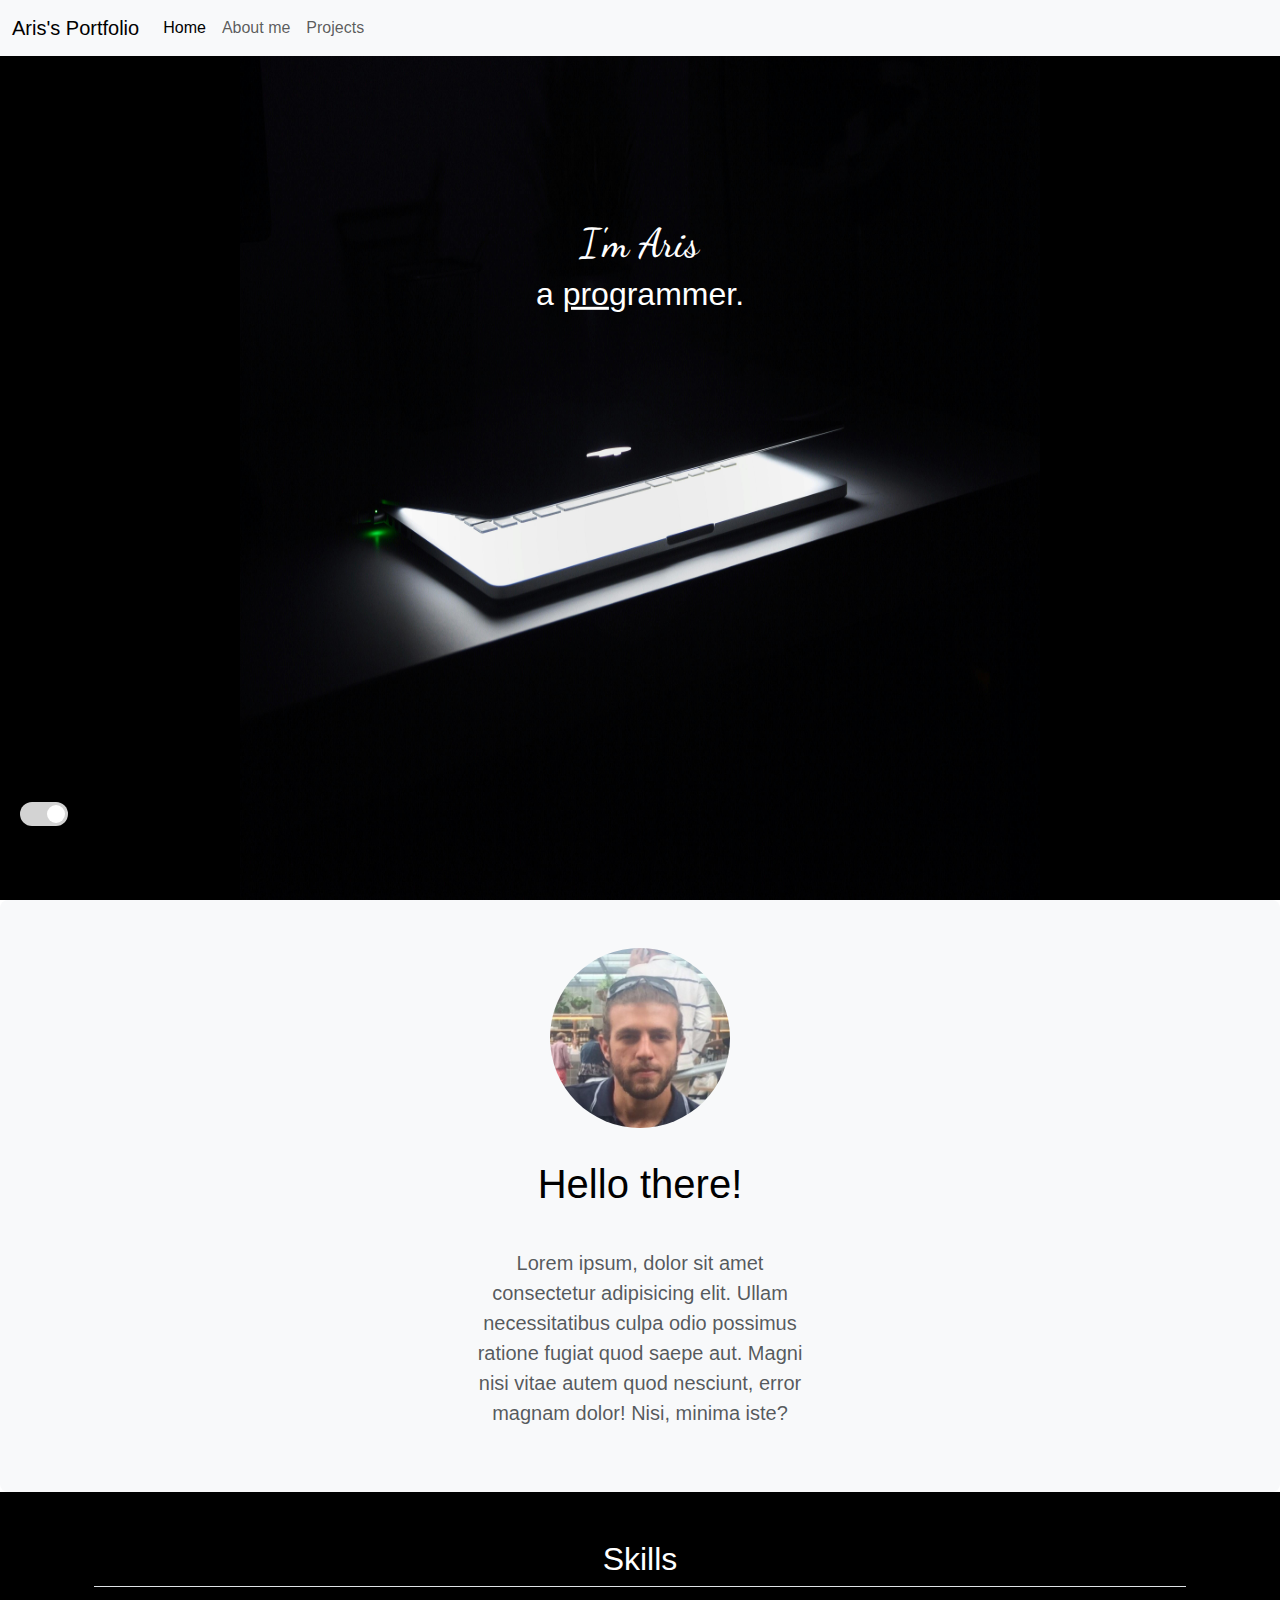
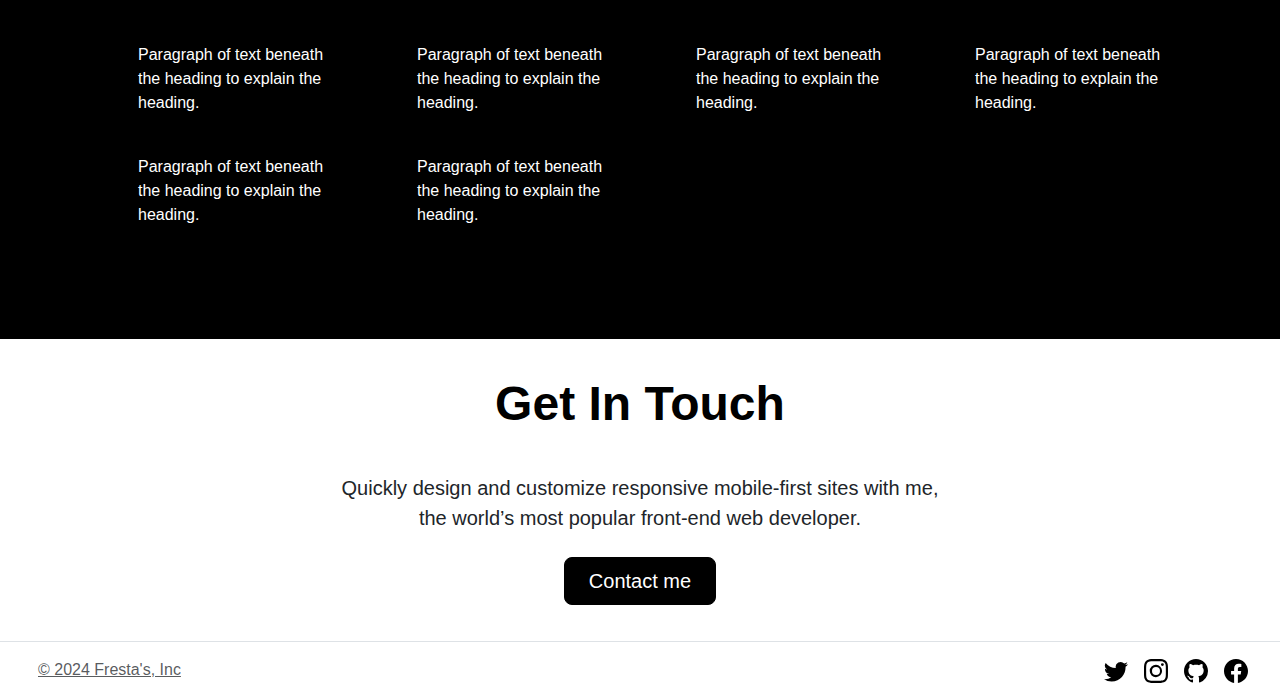
<file: index.html>
<!DOCTYPE html>
<html lang="en">
  <head>
    <meta charset="UTF-8" />
    <meta name="viewport" content="width=device-width, initial-scale=1.0" />
    <title>Aris Fresta</title>
    <link
      href="https://cdn.jsdelivr.net/npm/bootstrap@5.3.3/dist/css/bootstrap.min.css"
      rel="stylesheet"
      integrity="sha384-QWTKZyjpPEjISv5WaRU9OFeRpok6YctnYmDr5pNlyT2bRjXh0JMhjY6hW+ALEwIH"
      crossorigin="anonymous"
    />
    <link rel="stylesheet" href="style.css" />
    <link rel="preconnect" href="https://fonts.googleapis.com" />
    <link rel="preconnect" href="https://fonts.gstatic.com" crossorigin />
    <link
      href="https://fonts.googleapis.com/css2?family=Dancing+Script:wght@400..700&display=swap"
      rel="stylesheet"
    />
  </head>
  <body>

    <section id="nav">
      <nav class="navbar fixed-top navbar-expand-lg bg-body-tertiary">
        <div class="container-fluid">
          <a class="navbar-brand" href="#">Aris's Portfolio</a>
          <button class="navbar-toggler" type="button" data-bs-toggle="collapse" data-bs-target="#navbarSupportedContent" aria-controls="navbarSupportedContent" aria-expanded="false" aria-label="Toggle navigation">
            <span class="navbar-toggler-icon"></span>
          </button>
          <div class="collapse navbar-collapse" id="navbarSupportedContent">
            <ul class="navbar-nav me-auto mb-2 mb-lg-0">
              <li class="nav-item">
                <a class="nav-link active" aria-current="page" href="#">Home</a>
              </li>
              <li class="nav-item">
                <a class="nav-link" href="#">About me</a>
              </li>
              <li class="nav-item">
                <a class="nav-link" href="#">Projects</a>
              </li>
                </ul>
              </li>
            </ul>
          </div>
        </div>
      </nav>
    </section>

    <div class="pt-3 form-check form-switch toggleBtn">
      <input class="form-check-input" type="checkbox" role="switch" id="flexSwitchCheckChecked" checked>
      <label class="form-check-label" for="flexSwitchCheckChecked"></label>
    </div>
    
    <section id="title">
      <img
        class="background-pic"
        src="img/background-pic.jpg"
        alt="background-pic"
      />
      <div class="text-title">
        <h1>I'm Aris</h1>
        <h2>a <span>pro</span>grammer.</h2>
      </div>
    </section>
    <section id="hero">
      <div class="p-5 text-center bg-body-tertiary rounded-3">
        <img id="profile-pic" src="img/profile-pic.jpg" alt="" />
        <h1 class="text-body-emphasis">Hello there!</h1>
        <p class="herop col-lg-8 mx-auto fs-5 text-muted">
          Lorem ipsum, dolor sit amet consectetur adipisicing elit. Ullam necessitatibus culpa odio possimus ratione fugiat quod saepe aut. Magni nisi vitae autem quod nesciunt, error magnam dolor! Nisi, minima iste?
        </p>
    </section>
    <section id="features">
        <div class="container px-4 py-5" id="icon-grid">
            <h2 class="pb-2 border-bottom">Skills</h2>
        
            <div class="row row-cols-1 row-cols-sm-2 row-cols-md-3 row-cols-lg-4 g-4 py-5">
              <div class="col d-flex align-items-start">
                <svg class="bi text-body-secondary flex-shrink-0 me-3" width="1.75em" height="1.75em"><use xlink:href="#bootstrap"></use></svg>
                <div>
                  <p>Paragraph of text beneath the heading to explain the heading.</p>
                </div>
              </div>
              <div class="col d-flex align-items-start">
                <svg class="bi text-body-secondary flex-shrink-0 me-3" width="1.75em" height="1.75em"><use xlink:href="#cpu-fill"></use></svg>
                <div>
                  <p>Paragraph of text beneath the heading to explain the heading.</p>
                </div>
              </div>
              <div class="col d-flex align-items-start">
                <svg class="bi text-body-secondary flex-shrink-0 me-3" width="1.75em" height="1.75em"><use xlink:href="#calendar3"></use></svg>
                <div>
                  <p>Paragraph of text beneath the heading to explain the heading.</p>
                </div>
              </div>
              <div class="col d-flex align-items-start">
                <svg class="bi text-body-secondary flex-shrink-0 me-3" width="1.75em" height="1.75em"><use xlink:href="#home"></use></svg>
                <div>
                  <p>Paragraph of text beneath the heading to explain the heading.</p>
                </div>
              </div>
              <div class="col d-flex align-items-start">
                <svg class="bi text-body-secondary flex-shrink-0 me-3" width="1.75em" height="1.75em"><use xlink:href="#speedometer2"></use></svg>
                <div>
                  <p>Paragraph of text beneath the heading to explain the heading.</p>
                </div>
              </div>
              <div class="col d-flex align-items-start">
                <svg class="bi text-body-secondary flex-shrink-0 me-3" width="1.75em" height="1.75em"><use xlink:href="#toggles2"></use></svg>
                <div>
                  <p>Paragraph of text beneath the heading to explain the heading.</p>
                </div>
              </div>
            </div>
          </div>
    </section>
    <section id="contact">
        <div class="px-4 my-1 text-center">
            <h1 class="display-5 fw-bold text-body-emphasis icon">Get In Touch</h1>
            <div class="col-lg-6 mx-auto">
              <p class="lead mb-4">Quickly design and customize responsive mobile-first sites with me, the world’s most popular front-end web developer.</p>
              <div class="d-grid gap-2 d-sm-flex justify-content-sm-center">
                <button type="button" class="btn btn-primary btn-lg px-4 gap-3 icon">Contact me</button>
              </div>
            </div>
          </div>
    </section>
    <section id="footer">
        <footer class="d-flex flex-wrap justify-content-between align-items-center py-3 border-top">
            <div class="col-md-4 d-flex align-items-center">
              <a href="/" class="mb-3 me-2 mb-md-0 text-body-secondary text-decoration-none lh-1">
                <svg class="bi" width="30" height="24"><use xlink:href="#bootstrap"></use></svg>
              </a>
              <span class="mb-3 mb-md-0 text-body-secondary icon">© 2024 Fresta's, Inc</span>
            </div>
        
            <ul class="nav col-md-4 justify-content-end list-unstyled d-flex align-items-center">
              <li class="ms-3"><a class="text-body-secondary" href="https://www.twitter.com/"><svg xmlns="http://www.w3.org/2000/svg" width="24" height="24" fill="dark" class="bi bi-twitter icon" viewBox="0 0 16 16">
                <path d="M5.026 15c6.038 0 9.341-5.003 9.341-9.334q.002-.211-.006-.422A6.7 6.7 0 0 0 16 3.542a6.7 6.7 0 0 1-1.889.518 3.3 3.3 0 0 0 1.447-1.817 6.5 6.5 0 0 1-2.087.793A3.286 3.286 0 0 0 7.875 6.03a9.32 9.32 0 0 1-6.767-3.429 3.29 3.29 0 0 0 1.018 4.382A3.3 3.3 0 0 1 .64 6.575v.045a3.29 3.29 0 0 0 2.632 3.218 3.2 3.2 0 0 1-.865.115 3 3 0 0 1-.614-.057 3.28 3.28 0 0 0 3.067 2.277A6.6 6.6 0 0 1 .78 13.58a6 6 0 0 1-.78-.045A9.34 9.34 0 0 0 5.026 15"/>
              </svg></a></li>
              <li class="ms-3"><a class="text-body-secondary" href="https://www.instagram.com/"><svg xmlns="http://www.w3.org/2000/svg" width="24" height="24" fill="dark" class="bi bi-instagram icon" viewBox="0 0 16 16">
                <path d="M8 0C5.829 0 5.556.01 4.703.048 3.85.088 3.269.222 2.76.42a3.9 3.9 0 0 0-1.417.923A3.9 3.9 0 0 0 .42 2.76C.222 3.268.087 3.85.048 4.7.01 5.555 0 5.827 0 8.001c0 2.172.01 2.444.048 3.297.04.852.174 1.433.372 1.942.205.526.478.972.923 1.417.444.445.89.719 1.416.923.51.198 1.09.333 1.942.372C5.555 15.99 5.827 16 8 16s2.444-.01 3.298-.048c.851-.04 1.434-.174 1.943-.372a3.9 3.9 0 0 0 1.416-.923c.445-.445.718-.891.923-1.417.197-.509.332-1.09.372-1.942C15.99 10.445 16 10.173 16 8s-.01-2.445-.048-3.299c-.04-.851-.175-1.433-.372-1.941a3.9 3.9 0 0 0-.923-1.417A3.9 3.9 0 0 0 13.24.42c-.51-.198-1.092-.333-1.943-.372C10.443.01 10.172 0 7.998 0zm-.717 1.442h.718c2.136 0 2.389.007 3.232.046.78.035 1.204.166 1.486.275.373.145.64.319.92.599s.453.546.598.92c.11.281.24.705.275 1.485.039.843.047 1.096.047 3.231s-.008 2.389-.047 3.232c-.035.78-.166 1.203-.275 1.485a2.5 2.5 0 0 1-.599.919c-.28.28-.546.453-.92.598-.28.11-.704.24-1.485.276-.843.038-1.096.047-3.232.047s-2.39-.009-3.233-.047c-.78-.036-1.203-.166-1.485-.276a2.5 2.5 0 0 1-.92-.598 2.5 2.5 0 0 1-.6-.92c-.109-.281-.24-.705-.275-1.485-.038-.843-.046-1.096-.046-3.233s.008-2.388.046-3.231c.036-.78.166-1.204.276-1.486.145-.373.319-.64.599-.92s.546-.453.92-.598c.282-.11.705-.24 1.485-.276.738-.034 1.024-.044 2.515-.045zm4.988 1.328a.96.96 0 1 0 0 1.92.96.96 0 0 0 0-1.92m-4.27 1.122a4.109 4.109 0 1 0 0 8.217 4.109 4.109 0 0 0 0-8.217m0 1.441a2.667 2.667 0 1 1 0 5.334 2.667 2.667 0 0 1 0-5.334"/>
              </svg></a></li>
              <li class="ms-3"><a class="text-body-secondary" href="https://github.com/frestaris">
              <svg xmlns="http://www.w3.org/2000/svg" width="24" height="24" fill="dark" class="bi bi-github icon" viewBox="0 0 16 16">
                <path d="M8 0C3.58 0 0 3.58 0 8c0 3.54 2.29 6.53 5.47 7.59.4.07.55-.17.55-.38 0-.19-.01-.82-.01-1.49-2.01.37-2.53-.49-2.69-.94-.09-.23-.48-.94-.82-1.13-.28-.15-.68-.52-.01-.53.63-.01 1.08.58 1.23.82.72 1.21 1.87.87 2.33.66.07-.52.28-.87.51-1.07-1.78-.2-3.64-.89-3.64-3.95 0-.87.31-1.59.82-2.15-.08-.2-.36-1.02.08-2.12 0 0 .67-.21 2.2.82.64-.18 1.32-.27 2-.27s1.36.09 2 .27c1.53-1.04 2.2-.82 2.2-.82.44 1.1.16 1.92.08 2.12.51.56.82 1.27.82 2.15 0 3.07-1.87 3.75-3.65 3.95.29.25.54.73.54 1.48 0 1.07-.01 1.93-.01 2.2 0 .21.15.46.55.38A8.01 8.01 0 0 0 16 8c0-4.42-3.58-8-8-8"/>
              
            </svg></a></li>
              <li class="ms-3"><a class="text-body-secondary" href="https://www.facebook.com/"><svg xmlns="http://www.w3.org/2000/svg" width="24" height="24" fill="dark" class="bi bi-facebook icon" viewBox="0 0 16 16">
                <path d="M16 8.049c0-4.446-3.582-8.05-8-8.05C3.58 0-.002 3.603-.002 8.05c0 4.017 2.926 7.347 6.75 7.951v-5.625h-2.03V8.05H6.75V6.275c0-2.017 1.195-3.131 3.022-3.131.876 0 1.791.157 1.791.157v1.98h-1.009c-.993 0-1.303.621-1.303 1.258v1.51h2.218l-.354 2.326H9.25V16c3.824-.604 6.75-3.934 6.75-7.951"/>
              </svg></a></li>
            </ul>
          </footer>
    </section>
    <button onclick="topFunction()" id="myBtn" title="Go to top">
      <svg xmlns="http://www.w3.org/2000/svg" width="32" height="32" fill="currentColor" class="bi bi-arrow-up-circle" viewBox="0 0 16 16">
        <path fill-rule="evenodd" d="M1 8a7 7 0 1 0 14 0A7 7 0 0 0 1 8m15 0A8 8 0 1 1 0 8a8 8 0 0 1 16 0m-7.5 3.5a.5.5 0 0 1-1 0V5.707L5.354 7.854a.5.5 0 1 1-.708-.708l3-3a.5.5 0 0 1 .708 0l3 3a.5.5 0 0 1-.708.708L8.5 5.707z"/>
      </svg></button> 
    <script
      src="https://cdn.jsdelivr.net/npm/bootstrap@5.3.3/dist/js/bootstrap.bundle.min.js"
      integrity="sha384-YvpcrYf0tY3lHB60NNkmXc5s9fDVZLESaAA55NDzOxhy9GkcIdslK1eN7N6jIeHz"
      crossorigin="anonymous"
    ></script>
    <script>
      // Top button
let mybutton = document.getElementById("myBtn");

window.onscroll = function() {scrollFunction()};

function scrollFunction() {
  if (document.body.scrollTop > 400 || document.documentElement.scrollTop > 400) {
    mybutton.style.display = "block";
  } else {
    mybutton.style.display = "none";
  }
}

function topFunction() {
  document.body.scrollTop = 0; // For Safari
  document.documentElement.scrollTop = 0; // For Chrome, Firefox, IE and Opera
} 
    </script>
    <script src="toggle.js"></script>
  </body>
</html>
</file>
<file: style.css>
* {
  margin: 0;
  box-sizing: border-box;
}
body {
  font-family: sans-serif;
}

.background-pic {
  text-align: center;
  width: 100vw;
  max-width: 800px;
  height: 100vh;
  position: relative;
}
#title {
  background-color: black;
  display: flex;
  justify-content: center;
  align-items: center;
}
.text-title {
  position: absolute;
  top: 30%;
  left: 50%;
  transform: translate(-50%, -50%);
  color: white;
  text-align: center;
}
.text-title > h1 {
  font-family: "Dancing Script", cursive;
}
span {
  text-decoration: underline;
}
#profile-pic {
  width: 180px;
  height: 180px;
  border-radius: 50%;
}
.text-body-emphasis {
  padding: 2rem;
}
.herop {
  max-width: 350px;
}
#features {
  background-color: black;
  color: white;
}
.btn {
  background-color: black;
  border: 1px solid black;
  margin-bottom: 2rem;
}
.btn:hover {
  background-color: white;
  color: black;
  border: 1px solid black;
}
.btn.btn-primary:active {
  background-color: black;
}
h2 {
  text-align: center;
}
li:last-child {
  margin-right: 2rem;
}
li:hover {
  opacity: 0.6;
}
#myBtn {
  display: none;
  position: fixed;
  bottom: 70px;
  right: 30px;
  z-index: 99; /* Make sure it does not overlap */
  border: 3px solid white;
  border-radius: 50%;
  background-color: black;
  color: white;
  cursor: pointer;
  padding: 15px;
}

#myBtn:hover {
  background-color: black;
}
.toggleBtn {
  color: white;
  position: fixed;
  left: 20px;
  bottom: 8vh;
  z-index: 99;
  cursor: pointer;
}

.form-switch .form-check-input {
  cursor: pointer;
  height: 24px;
  width: 48px;
}
.form-switch .form-check-input:focus {
  border-color: rgba(0, 0, 0, 0.25);
  outline: 0;
  box-shadow: 0 0 0 0 rgba(0, 0, 0, 0);
  background-image: url("data:image/svg+xml,<svg xmlns='http://www.w3.org/2000/svg' viewBox='-4 -4 8 8'%3e%3ccircle r='3' fill='rgba(0,0,0,0.25)'/></svg>");
}
.form-switch .form-check-input:checked {
  background-color: lightgrey;
  border-color: none;
  border: none;
  background-image: url("data:image/svg+xml,<svg xmlns='http://www.w3.org/2000/svg' viewBox='-4 -4 8 8'%3e%3ccircle r='3' fill='rgba(255,255,255,1.0)'/></svg>");
}

.inverse {
  filter: invert(1);
}
.reverse-color {
  background-color: black;
  color: white;
}
</file>
